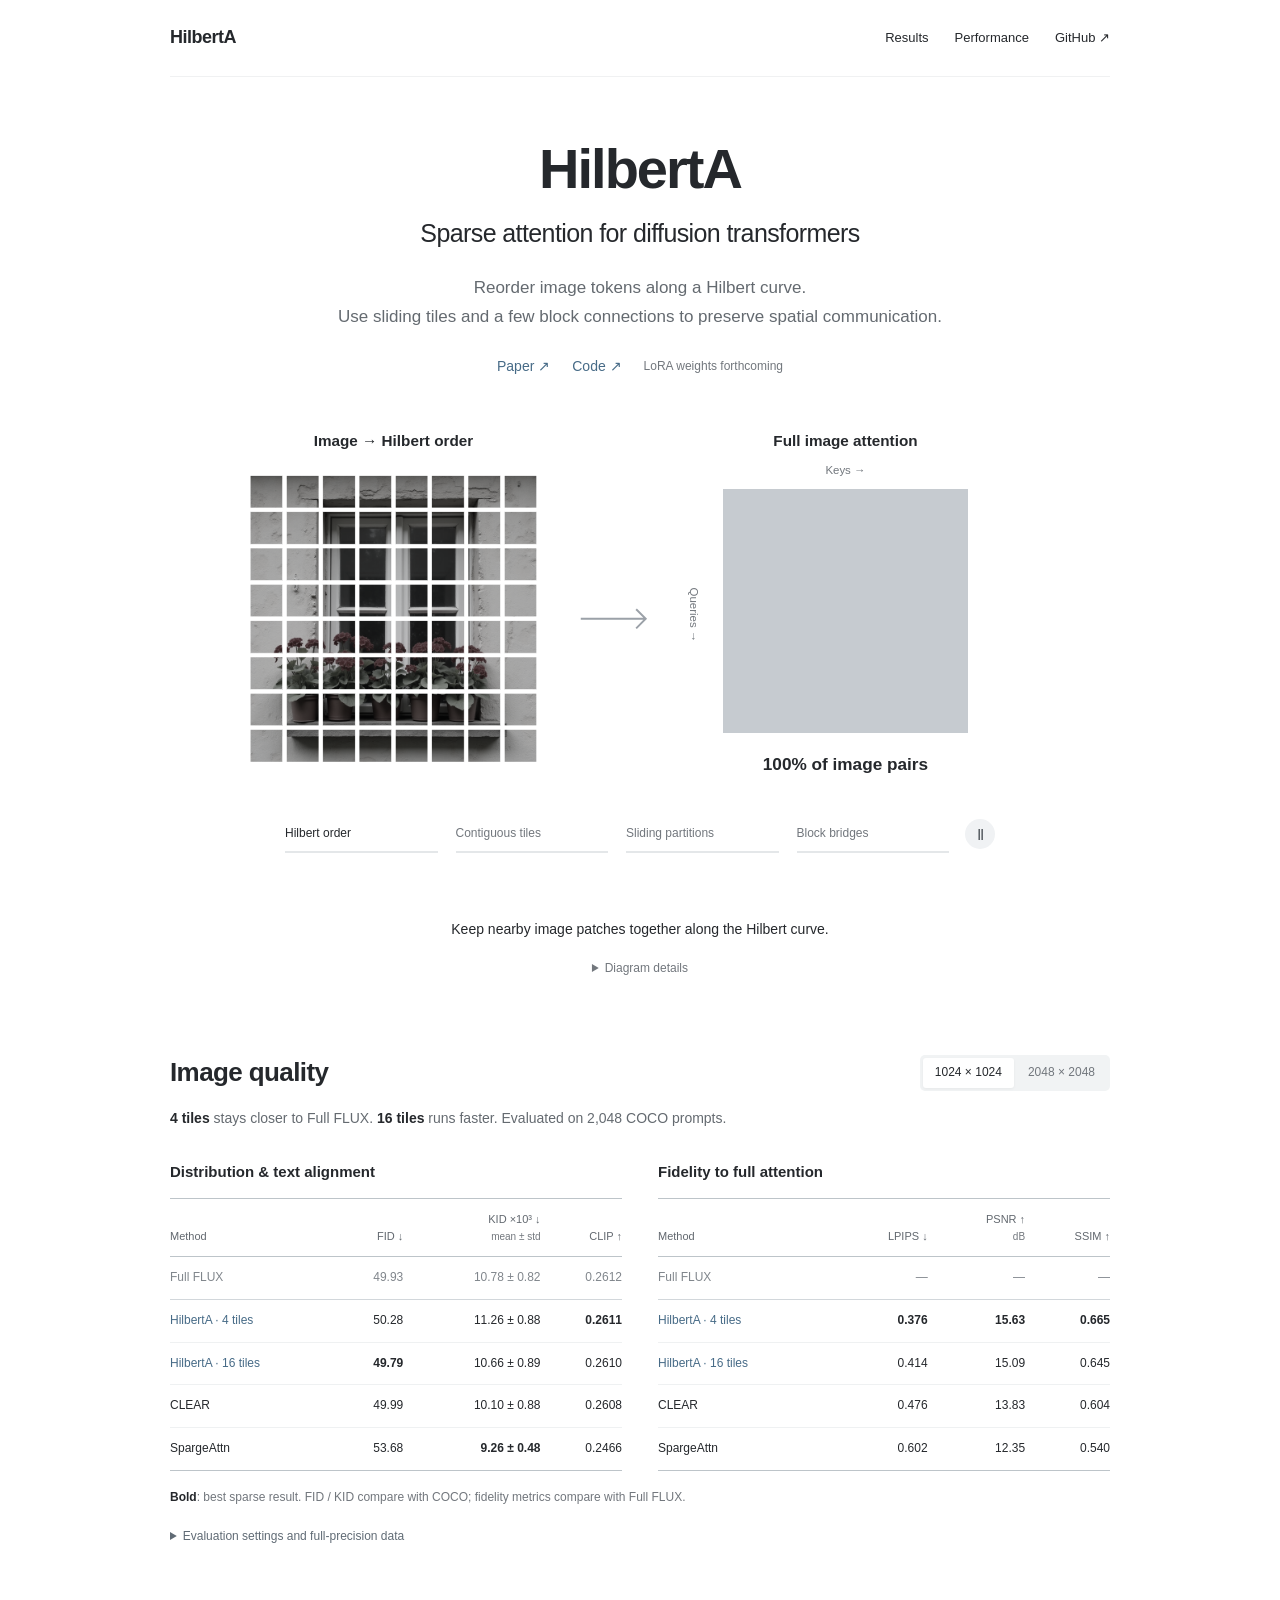
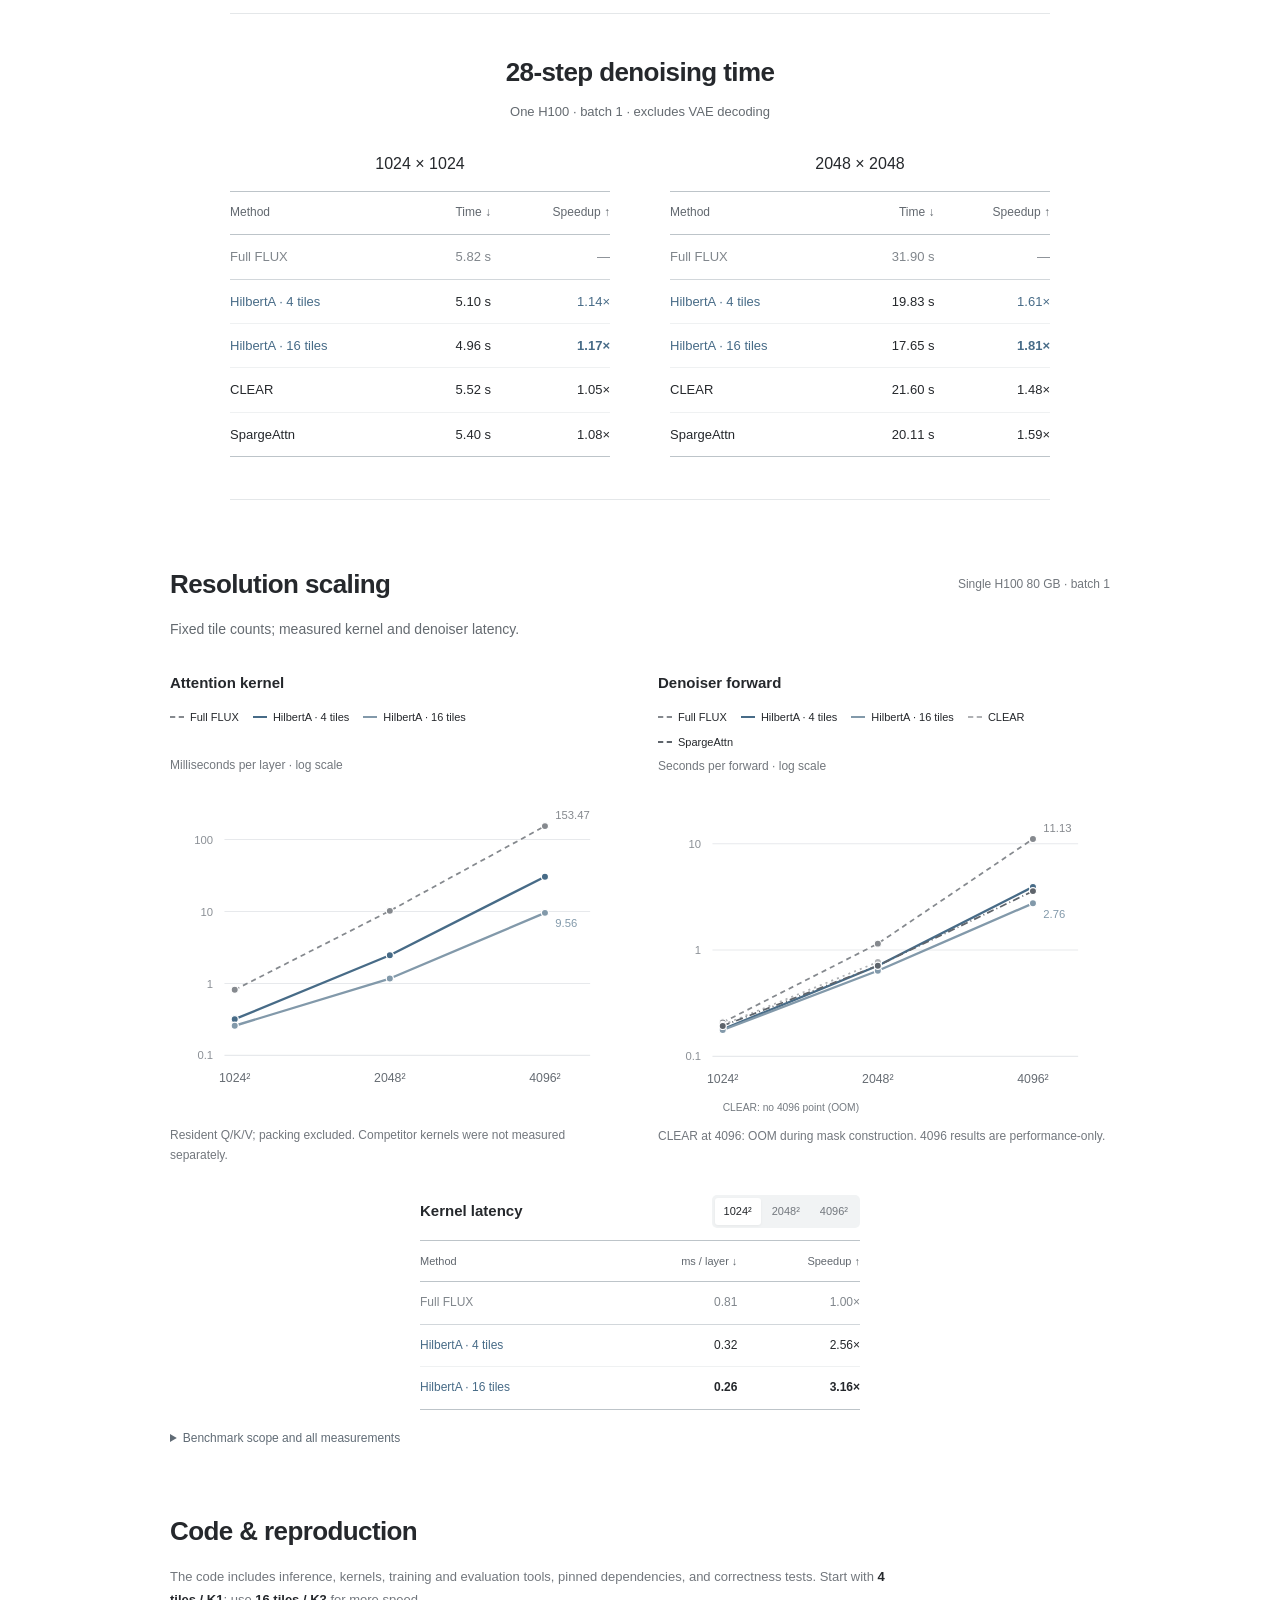
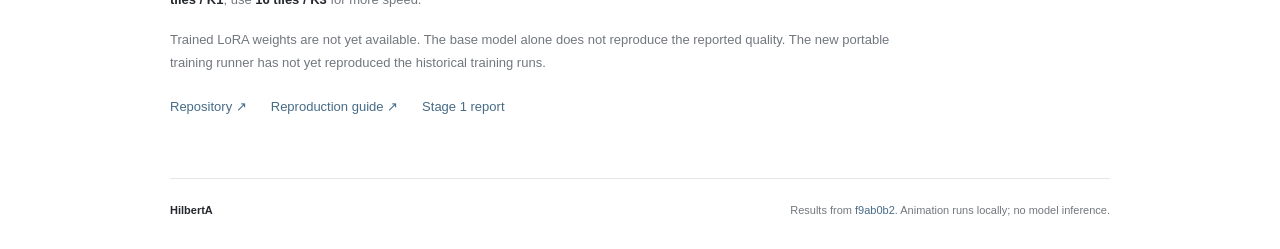
<file: website/index.html>
<!doctype html>
<html lang="en">
<head>
<meta charset="utf-8"><meta name="viewport" content="width=device-width,initial-scale=1">
<title>HilbertA — Sparse attention for diffusion transformers</title>
<meta name="description" content="Composite Hilbert ordering, sliding tiles and reciprocal block bridges for FLUX. Interactive method animation and measured image-quality and attention-efficiency results.">
<link rel="preload" href="assets/patch-demo.jpg" as="image">
<link rel="icon" href="assets/icon.svg?v=20261110d" type="image/svg+xml"><link rel="stylesheet" href="assets/style.css?v=20261110d"><script src="assets/site.js?v=20261110d" defer></script>
</head>
<body>
<a class="skip" href="#main">Skip to content</a>
<nav class="nav" aria-label="Main"><a class="brand" href="#">HilbertA</a><div><a href="#results">Results</a><a href="#scaling">Performance</a><a href="https://github.com/wenboluu/hilberta">GitHub ↗</a></div></nav>
<main id="main">
<header class="intro">
<h1>HilbertA</h1>
<p class="subtitle">Sparse attention for diffusion transformers</p>
<p class="summary">Reorder image tokens along a Hilbert curve.<br> Use sliding tiles and a few block connections to preserve spatial communication.</p>
<div class="links"><a href="https://openreview.net/forum?id=yhMt5V4FNb">Paper ↗</a><a href="https://github.com/wenboluu/hilberta/tree/main">Code ↗</a><span>LoRA weights forthcoming</span></div>
</header>
<figure class="method" id="method">

<svg id="method-animation" viewBox="0 0 900 405" role="img" aria-label="Animated composite Hilbert ordering, contiguous tiles, sliding partitions and reciprocal block bridges"></svg>
<div class="animation-controls"><div class="stages" role="group" aria-label="Animation stage"><button data-stage="0" aria-pressed="true"><span>Hilbert order</span><i></i></button><button data-stage="1" aria-pressed="false"><span>Contiguous tiles</span><i></i></button><button data-stage="2" aria-pressed="false"><span>Sliding partitions</span><i></i></button><button data-stage="3" aria-pressed="false"><span>Block bridges</span><i></i></button></div><button id="play" class="play" aria-label="Pause animation" aria-pressed="true"><span aria-hidden="true">Ⅱ</span></button></div>
<div class="phase-controls" hidden><span>Layer phase</span><button data-phase="0" aria-pressed="true">1</button><button data-phase="1" aria-pressed="false">2</button><button data-phase="2" aria-pressed="false">3</button><button data-phase="3" aria-pressed="false">4</button></div>
<p id="animation-caption" class="animation-caption" aria-live="polite">Follow the composite Hilbert curve through spatially neighboring blocks.</p>
<details class="method-details"><summary>Diagram details</summary><p>1024² image, 4 tiles, K1, no shared image region. Each picture patch represents 64 image tokens. The matrix shows image-to-image attention; text remains globally connected. Phase cycles with transformer layers. K1 selects one external block before reciprocal closure. The picture is a Full FLUX illustration, not a quality comparison.</p></details>
</figure>
<section class="results" id="results">
<div class="section-heading"><h2>Image quality</h2><div class="tabs" role="group" aria-label="Evaluation resolution"><button data-resolution="1024" aria-pressed="true">1024 × 1024</button><button data-resolution="2048" aria-pressed="false">2048 × 2048</button></div></div>
<p class="section-intro"><strong>4 tiles</strong> stays closer to Full FLUX. <strong>16 tiles</strong> runs faster. Evaluated on 2,048 COCO prompts.</p>
<div class="quality-grid">
<div><h3>Distribution &amp; text alignment</h3><div class="table-wrap"><table id="distribution"><thead><tr><th scope="col">Method</th><th scope="col">FID ↓</th><th scope="col">KID ×10³ ↓<small>mean ± std</small></th><th scope="col">CLIP ↑</th></tr></thead><tbody></tbody></table></div></div>
<div><h3>Fidelity to full attention</h3><div class="table-wrap"><table id="fidelity"><thead><tr><th scope="col">Method</th><th scope="col">LPIPS ↓</th><th scope="col">PSNR ↑<small>dB</small></th><th scope="col">SSIM ↑</th></tr></thead><tbody></tbody></table></div></div>
</div>
<p class="table-key"><strong>Bold</strong>: best sparse result. FID / KID compare with COCO; fidelity metrics compare with Full FLUX.</p>
<p id="resolution-note" class="note"></p>
<details class="protocol"><summary>Evaluation settings and full-precision data</summary><p>Matched initial latents, 28 steps. KID reports mean ± subset standard deviation, not a confidence interval. Best values use unrounded numbers and do not imply statistical significance.</p><p>Seed 2707, guidance 7.5. CLIP: ViT-L/14 cosine similarity. LPIPS: AlexNet, images resized to 512. PSNR and SSIM: original resolution. FID/KID: torch-fidelity, 100 KID subsets of 1,000 images. The evaluation set has some overlap with early diagnostic captions.</p><p>CLEAR uses official local16. SpargeAttn uses top-k 0.25 with INT8 Q/K and FP8 V; our attention is BF16. Configurations were selected for speed among those tested, not an exhaustive quality–speed comparison.</p><p><a href="data/results.json">Full-precision JSON</a> · <a href="reports/REPORT_STAGE2.html">1024 report</a> · <a href="reports/REPORT_STAGE3.html">2048 report</a></p></details>
</section>
<section class="generation" aria-labelledby="generation-title">
<h2 id="generation-title">28-step denoising time</h2>
<p class="section-intro">One H100 · batch 1 · excludes VAE decoding</p>
<div class="timing-grid">
<div><h3>1024 × 1024</h3><table id="time-1024"><thead><tr><th scope="col">Method</th><th scope="col">Time ↓</th><th scope="col">Speedup ↑</th></tr></thead><tbody></tbody></table></div><div><h3>2048 × 2048</h3><table id="time-2048"><thead><tr><th scope="col">Method</th><th scope="col">Time ↓</th><th scope="col">Speedup ↑</th></tr></thead><tbody></tbody></table></div>
</div></section>
<section id="scaling">
<div class="section-heading"><h2>Resolution scaling</h2><span class="section-meta">Single H100 80 GB · batch 1</span></div>
<p class="section-intro">Fixed tile counts; measured kernel and denoiser latency.</p>

<div class="chart-grid"><figure><h3>Attention kernel</h3><div id="kernel-legend" class="legend"></div><p class="table-subtitle">Milliseconds per layer · log scale</p><svg id="kernel-chart" viewBox="0 0 440 330" role="img" aria-label="Attention kernel latency at 1024, 2048 and 4096"></svg><figcaption>Resident Q/K/V; packing excluded. Competitor kernels were not measured separately.</figcaption></figure><figure><h3>Denoiser forward</h3><div id="denoiser-legend" class="legend"></div><p class="table-subtitle">Seconds per forward · log scale</p><svg id="denoiser-chart" viewBox="0 0 440 330" role="img" aria-label="Full denoiser forward latency at 1024, 2048 and 4096"></svg><figcaption>CLEAR at 4096: OOM during mask construction. 4096 results are performance-only.</figcaption></figure></div>

<div class="kernel-readout"><div class="readout-title"><h3>Kernel latency</h3><div class="tabs small" role="group" aria-label="Kernel measurement resolution"><button data-kernel-res="0" aria-pressed="true">1024²</button><button data-kernel-res="1" aria-pressed="false">2048²</button><button data-kernel-res="2" aria-pressed="false">4096²</button></div></div><table id="kernel-values"><thead><tr><th scope="col">Method</th><th scope="col">ms / layer ↓</th><th scope="col">Speedup ↑</th></tr></thead><tbody></tbody></table></div>
<details class="protocol"><summary>Benchmark scope and all measurements</summary><p>Denoising time uses cached text and excludes VAE decoding and file writing. Attention is only part of the denoiser, so kernel speedup does not translate directly to generation speed.</p><p>Kernel latency is phase-weighted across 57 layers, using resident Q/K/V and metadata. Denoiser timing includes one transformer forward. Reported performance uses the paired inference kernel with merged BF16 LoRA. Quality at 1024 used Flex64; 2048 generation used paired. Stage 3 reuses stage-2 speed measurements.</p><p>The same benchmark harness was used for all methods, with warm-up and compilation excluded. Fixed tile counts do not imply linear complexity. There is no quality evaluation at 4096.</p><p><a href="data/efficiency_all_rows.csv" download>All 258 benchmark rows · CSV</a> · <a href="reports/REPORT_STAGE2.html">Full benchmark report</a></p></details>
</section>
<section class="reproduction" id="reproduce"><h2>Code &amp; reproduction</h2><p>The code includes inference, kernels, training and evaluation tools, pinned dependencies, and correctness tests. Start with <strong>4 tiles / K1</strong>; use <strong>16 tiles / K3</strong> for more speed.</p><p>Trained LoRA weights are not yet available. The base model alone does not reproduce the reported quality. The new portable training runner has not yet reproduced the historical training runs.</p><div class="text-links"><a href="https://github.com/wenboluu/hilberta/tree/main">Repository ↗</a><a href="https://github.com/wenboluu/hilberta/blob/main/docs/REPRODUCE.md">Reproduction guide ↗</a><a href="reports/REPORT_STAGE1.html">Stage 1 report</a></div></section>
<p id="load-error" class="error" hidden>Data could not load. The <a href="reports/REPORT_STAGE2.html">static report</a> remains available.</p>
<noscript><p class="error">JavaScript is needed for the local animation and data views. Read the <a href="reports/REPORT_STAGE2.html">static report</a> for all results.</p></noscript>
</main>
<footer><a href="https://github.com/wenboluu/hilberta">HilbertA</a><span>Results from <a href="https://github.com/wenboluu/hilberta-dev/commit/f9ab0b272dd26a005cf9ab8fe6869e24100a0738">f9ab0b2</a>. Animation runs locally; no model inference.</span></footer>
</body></html>
</file>
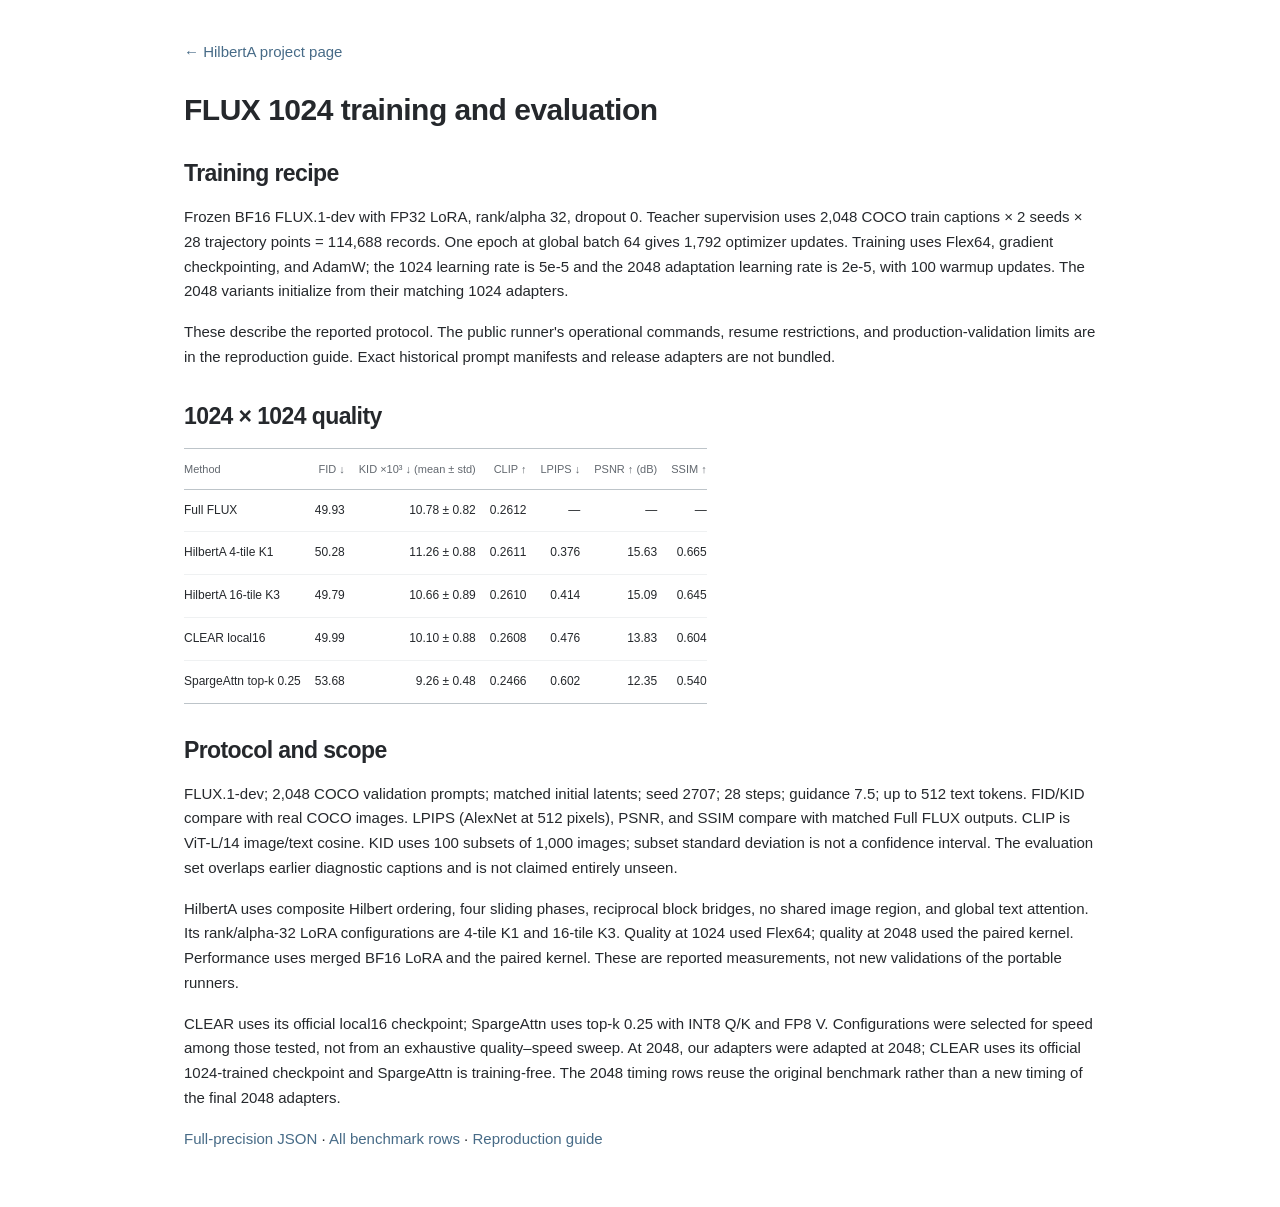
<file: website/reports/REPORT_STAGE1.html>
<!doctype html><html lang="en"><head><meta charset="utf-8"><meta name="viewport" content="width=device-width,initial-scale=1"><title>HilbertA — reported FLUX results</title><link rel="stylesheet" href="../assets/style.css"><style>main{max-width:960px;padding:40px 24px}h1{font-size:30px;letter-spacing:-.5px;margin:28px 0}h2{font-size:23px;margin:32px 0 16px}h3{margin:24px 0 12px}p,ul{margin:16px 0}table{display:block;overflow:auto;max-width:100%;font-size:12px}td,th{white-space:nowrap}a{color:var(--accent)}</style></head><body><main><a href="../index.html">← HilbertA project page</a><h1>FLUX 1024 training and evaluation</h1>
<h2>Training recipe</h2>
<p>Frozen BF16 FLUX.1-dev with FP32 LoRA, rank/alpha 32, dropout 0. Teacher supervision uses 2,048 COCO train captions × 2 seeds × 28 trajectory points = 114,688 records. One epoch at global batch 64 gives 1,792 optimizer updates. Training uses Flex64, gradient checkpointing, and AdamW; the 1024 learning rate is 5e-5 and the 2048 adaptation learning rate is 2e-5, with 100 warmup updates. The 2048 variants initialize from their matching 1024 adapters.</p>
<p>These describe the reported protocol. The public runner's operational commands, resume restrictions, and production-validation limits are in the reproduction guide. Exact historical prompt manifests and release adapters are not bundled.</p>
<h2>1024 × 1024 quality</h2>
<table>
<thead>
<tr>
<th>Method</th>
<th style="text-align: right;">FID ↓</th>
<th style="text-align: right;">KID ×10³ ↓ (mean ± std)</th>
<th style="text-align: right;">CLIP ↑</th>
<th style="text-align: right;">LPIPS ↓</th>
<th style="text-align: right;">PSNR ↑ (dB)</th>
<th style="text-align: right;">SSIM ↑</th>
</tr>
</thead>
<tbody>
<tr>
<td>Full FLUX</td>
<td style="text-align: right;">49.93</td>
<td style="text-align: right;">10.78 ± 0.82</td>
<td style="text-align: right;">0.2612</td>
<td style="text-align: right;">—</td>
<td style="text-align: right;">—</td>
<td style="text-align: right;">—</td>
</tr>
<tr>
<td>HilbertA 4-tile K1</td>
<td style="text-align: right;">50.28</td>
<td style="text-align: right;">11.26 ± 0.88</td>
<td style="text-align: right;">0.2611</td>
<td style="text-align: right;">0.376</td>
<td style="text-align: right;">15.63</td>
<td style="text-align: right;">0.665</td>
</tr>
<tr>
<td>HilbertA 16-tile K3</td>
<td style="text-align: right;">49.79</td>
<td style="text-align: right;">10.66 ± 0.89</td>
<td style="text-align: right;">0.2610</td>
<td style="text-align: right;">0.414</td>
<td style="text-align: right;">15.09</td>
<td style="text-align: right;">0.645</td>
</tr>
<tr>
<td>CLEAR local16</td>
<td style="text-align: right;">49.99</td>
<td style="text-align: right;">10.10 ± 0.88</td>
<td style="text-align: right;">0.2608</td>
<td style="text-align: right;">0.476</td>
<td style="text-align: right;">13.83</td>
<td style="text-align: right;">0.604</td>
</tr>
<tr>
<td>SpargeAttn top-k 0.25</td>
<td style="text-align: right;">53.68</td>
<td style="text-align: right;">9.26 ± 0.48</td>
<td style="text-align: right;">0.2466</td>
<td style="text-align: right;">0.602</td>
<td style="text-align: right;">12.35</td>
<td style="text-align: right;">0.540</td>
</tr>
</tbody>
</table>
<h2>Protocol and scope</h2>
<p>FLUX.1-dev; 2,048 COCO validation prompts; matched initial latents; seed 2707; 28 steps; guidance 7.5; up to 512 text tokens. FID/KID compare with real COCO images. LPIPS (AlexNet at 512 pixels), PSNR, and SSIM compare with matched Full FLUX outputs. CLIP is ViT-L/14 image/text cosine. KID uses 100 subsets of 1,000 images; subset standard deviation is not a confidence interval. The evaluation set overlaps earlier diagnostic captions and is not claimed entirely unseen.</p>
<p>HilbertA uses composite Hilbert ordering, four sliding phases, reciprocal block bridges, no shared image region, and global text attention. Its rank/alpha-32 LoRA configurations are 4-tile K1 and 16-tile K3. Quality at 1024 used Flex64; quality at 2048 used the paired kernel. Performance uses merged BF16 LoRA and the paired kernel. These are reported measurements, not new validations of the portable runners.</p>
<p>CLEAR uses its official local16 checkpoint; SpargeAttn uses top-k 0.25 with INT8 Q/K and FP8 V. Configurations were selected for speed among those tested, not from an exhaustive quality–speed sweep. At 2048, our adapters were adapted at 2048; CLEAR uses its official 1024-trained checkpoint and SpargeAttn is training-free. The 2048 timing rows reuse the original benchmark rather than a new timing of the final 2048 adapters.</p><p><a href="../data/results.json">Full-precision JSON</a> · <a href="../data/efficiency_all_rows.csv">All benchmark rows</a> · <a href="https://github.com/wenboluu/hilberta/blob/main/docs/REPRODUCE.md">Reproduction guide</a></p></main></body></html>
</file>
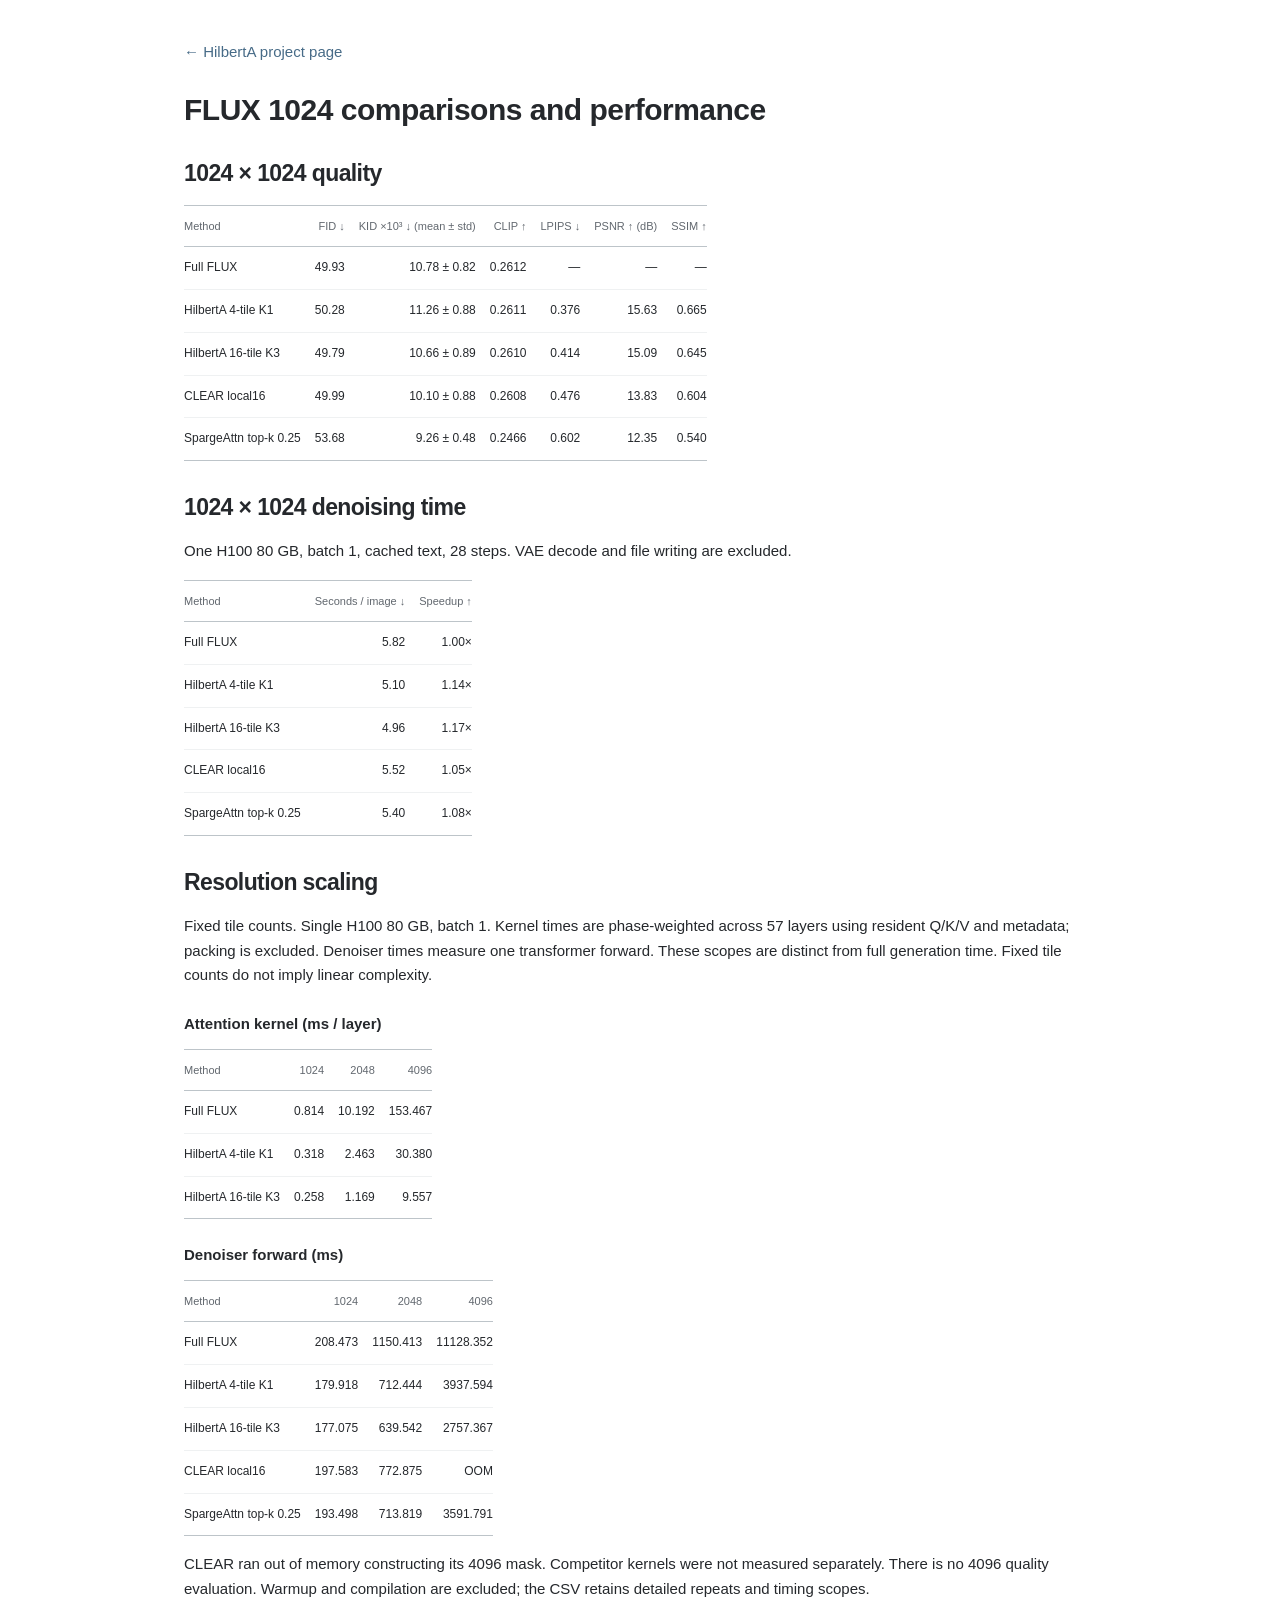
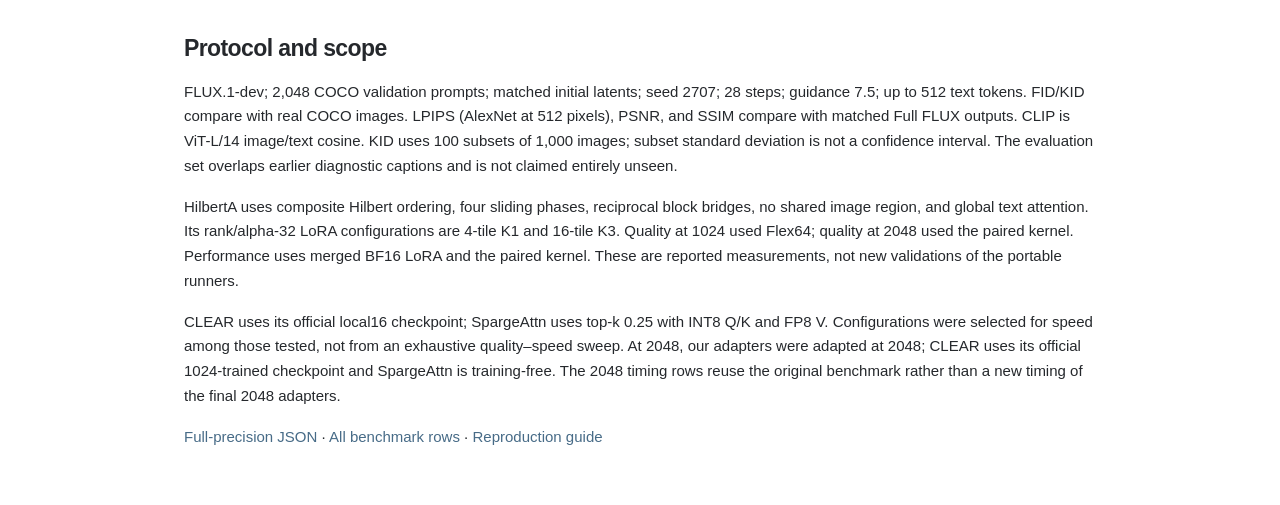
<file: website/reports/REPORT_STAGE2.html>
<!doctype html><html lang="en"><head><meta charset="utf-8"><meta name="viewport" content="width=device-width,initial-scale=1"><title>HilbertA — reported FLUX results</title><link rel="stylesheet" href="../assets/style.css"><style>main{max-width:960px;padding:40px 24px}h1{font-size:30px;letter-spacing:-.5px;margin:28px 0}h2{font-size:23px;margin:32px 0 16px}h3{margin:24px 0 12px}p,ul{margin:16px 0}table{display:block;overflow:auto;max-width:100%;font-size:12px}td,th{white-space:nowrap}a{color:var(--accent)}</style></head><body><main><a href="../index.html">← HilbertA project page</a><h1>FLUX 1024 comparisons and performance</h1>
<h2>1024 × 1024 quality</h2>
<table>
<thead>
<tr>
<th>Method</th>
<th style="text-align: right;">FID ↓</th>
<th style="text-align: right;">KID ×10³ ↓ (mean ± std)</th>
<th style="text-align: right;">CLIP ↑</th>
<th style="text-align: right;">LPIPS ↓</th>
<th style="text-align: right;">PSNR ↑ (dB)</th>
<th style="text-align: right;">SSIM ↑</th>
</tr>
</thead>
<tbody>
<tr>
<td>Full FLUX</td>
<td style="text-align: right;">49.93</td>
<td style="text-align: right;">10.78 ± 0.82</td>
<td style="text-align: right;">0.2612</td>
<td style="text-align: right;">—</td>
<td style="text-align: right;">—</td>
<td style="text-align: right;">—</td>
</tr>
<tr>
<td>HilbertA 4-tile K1</td>
<td style="text-align: right;">50.28</td>
<td style="text-align: right;">11.26 ± 0.88</td>
<td style="text-align: right;">0.2611</td>
<td style="text-align: right;">0.376</td>
<td style="text-align: right;">15.63</td>
<td style="text-align: right;">0.665</td>
</tr>
<tr>
<td>HilbertA 16-tile K3</td>
<td style="text-align: right;">49.79</td>
<td style="text-align: right;">10.66 ± 0.89</td>
<td style="text-align: right;">0.2610</td>
<td style="text-align: right;">0.414</td>
<td style="text-align: right;">15.09</td>
<td style="text-align: right;">0.645</td>
</tr>
<tr>
<td>CLEAR local16</td>
<td style="text-align: right;">49.99</td>
<td style="text-align: right;">10.10 ± 0.88</td>
<td style="text-align: right;">0.2608</td>
<td style="text-align: right;">0.476</td>
<td style="text-align: right;">13.83</td>
<td style="text-align: right;">0.604</td>
</tr>
<tr>
<td>SpargeAttn top-k 0.25</td>
<td style="text-align: right;">53.68</td>
<td style="text-align: right;">9.26 ± 0.48</td>
<td style="text-align: right;">0.2466</td>
<td style="text-align: right;">0.602</td>
<td style="text-align: right;">12.35</td>
<td style="text-align: right;">0.540</td>
</tr>
</tbody>
</table>
<h2>1024 × 1024 denoising time</h2>
<p>One H100 80 GB, batch 1, cached text, 28 steps. VAE decode and file writing are excluded.</p>
<table>
<thead>
<tr>
<th>Method</th>
<th style="text-align: right;">Seconds / image ↓</th>
<th style="text-align: right;">Speedup ↑</th>
</tr>
</thead>
<tbody>
<tr>
<td>Full FLUX</td>
<td style="text-align: right;">5.82</td>
<td style="text-align: right;">1.00×</td>
</tr>
<tr>
<td>HilbertA 4-tile K1</td>
<td style="text-align: right;">5.10</td>
<td style="text-align: right;">1.14×</td>
</tr>
<tr>
<td>HilbertA 16-tile K3</td>
<td style="text-align: right;">4.96</td>
<td style="text-align: right;">1.17×</td>
</tr>
<tr>
<td>CLEAR local16</td>
<td style="text-align: right;">5.52</td>
<td style="text-align: right;">1.05×</td>
</tr>
<tr>
<td>SpargeAttn top-k 0.25</td>
<td style="text-align: right;">5.40</td>
<td style="text-align: right;">1.08×</td>
</tr>
</tbody>
</table>
<h2>Resolution scaling</h2>
<p>Fixed tile counts. Single H100 80 GB, batch 1. Kernel times are phase-weighted across 57 layers using resident Q/K/V and metadata; packing is excluded. Denoiser times measure one transformer forward. These scopes are distinct from full generation time. Fixed tile counts do not imply linear complexity.</p>
<h3>Attention kernel (ms / layer)</h3>
<table>
<thead>
<tr>
<th>Method</th>
<th style="text-align: right;">1024</th>
<th style="text-align: right;">2048</th>
<th style="text-align: right;">4096</th>
</tr>
</thead>
<tbody>
<tr>
<td>Full FLUX</td>
<td style="text-align: right;">0.814</td>
<td style="text-align: right;">10.192</td>
<td style="text-align: right;">153.467</td>
</tr>
<tr>
<td>HilbertA 4-tile K1</td>
<td style="text-align: right;">0.318</td>
<td style="text-align: right;">2.463</td>
<td style="text-align: right;">30.380</td>
</tr>
<tr>
<td>HilbertA 16-tile K3</td>
<td style="text-align: right;">0.258</td>
<td style="text-align: right;">1.169</td>
<td style="text-align: right;">9.557</td>
</tr>
</tbody>
</table>
<h3>Denoiser forward (ms)</h3>
<table>
<thead>
<tr>
<th>Method</th>
<th style="text-align: right;">1024</th>
<th style="text-align: right;">2048</th>
<th style="text-align: right;">4096</th>
</tr>
</thead>
<tbody>
<tr>
<td>Full FLUX</td>
<td style="text-align: right;">208.473</td>
<td style="text-align: right;">1150.413</td>
<td style="text-align: right;">11128.352</td>
</tr>
<tr>
<td>HilbertA 4-tile K1</td>
<td style="text-align: right;">179.918</td>
<td style="text-align: right;">712.444</td>
<td style="text-align: right;">3937.594</td>
</tr>
<tr>
<td>HilbertA 16-tile K3</td>
<td style="text-align: right;">177.075</td>
<td style="text-align: right;">639.542</td>
<td style="text-align: right;">2757.367</td>
</tr>
<tr>
<td>CLEAR local16</td>
<td style="text-align: right;">197.583</td>
<td style="text-align: right;">772.875</td>
<td style="text-align: right;">OOM</td>
</tr>
<tr>
<td>SpargeAttn top-k 0.25</td>
<td style="text-align: right;">193.498</td>
<td style="text-align: right;">713.819</td>
<td style="text-align: right;">3591.791</td>
</tr>
</tbody>
</table>
<p>CLEAR ran out of memory constructing its 4096 mask. Competitor kernels were not measured separately. There is no 4096 quality evaluation. Warmup and compilation are excluded; the CSV retains detailed repeats and timing scopes.</p>
<h2>Protocol and scope</h2>
<p>FLUX.1-dev; 2,048 COCO validation prompts; matched initial latents; seed 2707; 28 steps; guidance 7.5; up to 512 text tokens. FID/KID compare with real COCO images. LPIPS (AlexNet at 512 pixels), PSNR, and SSIM compare with matched Full FLUX outputs. CLIP is ViT-L/14 image/text cosine. KID uses 100 subsets of 1,000 images; subset standard deviation is not a confidence interval. The evaluation set overlaps earlier diagnostic captions and is not claimed entirely unseen.</p>
<p>HilbertA uses composite Hilbert ordering, four sliding phases, reciprocal block bridges, no shared image region, and global text attention. Its rank/alpha-32 LoRA configurations are 4-tile K1 and 16-tile K3. Quality at 1024 used Flex64; quality at 2048 used the paired kernel. Performance uses merged BF16 LoRA and the paired kernel. These are reported measurements, not new validations of the portable runners.</p>
<p>CLEAR uses its official local16 checkpoint; SpargeAttn uses top-k 0.25 with INT8 Q/K and FP8 V. Configurations were selected for speed among those tested, not from an exhaustive quality–speed sweep. At 2048, our adapters were adapted at 2048; CLEAR uses its official 1024-trained checkpoint and SpargeAttn is training-free. The 2048 timing rows reuse the original benchmark rather than a new timing of the final 2048 adapters.</p><p><a href="../data/results.json">Full-precision JSON</a> · <a href="../data/efficiency_all_rows.csv">All benchmark rows</a> · <a href="https://github.com/wenboluu/hilberta/blob/main/docs/REPRODUCE.md">Reproduction guide</a></p></main></body></html>
</file>
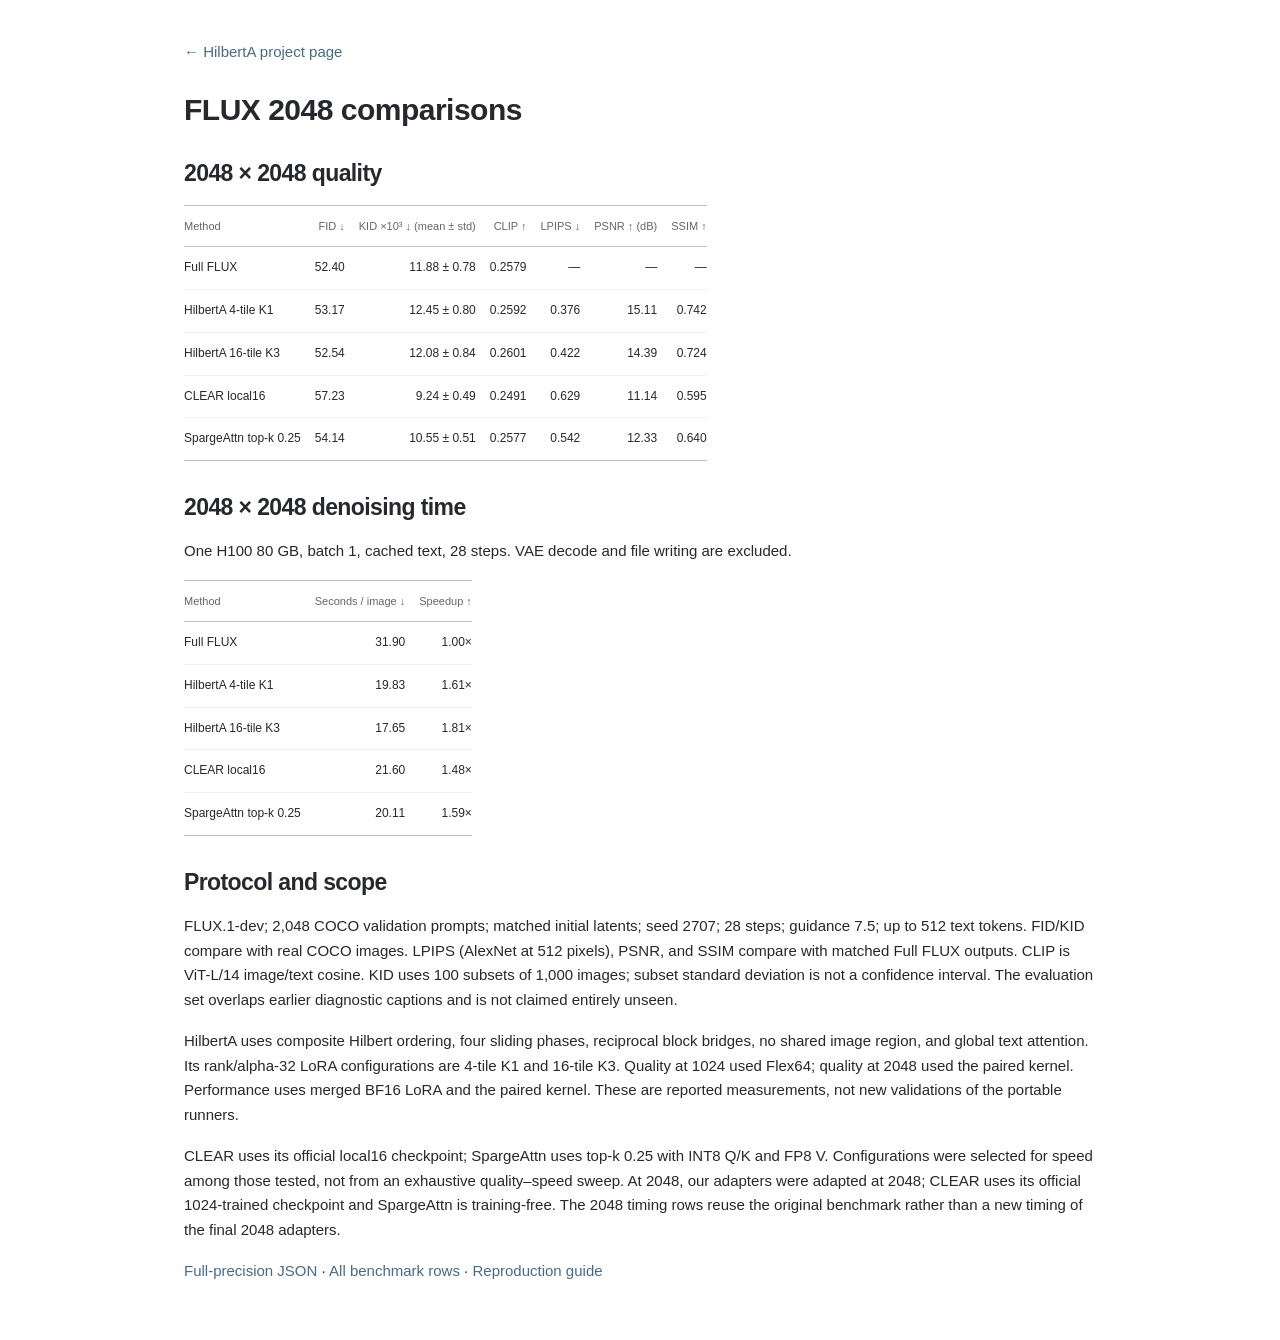
<file: website/reports/REPORT_STAGE3.html>
<!doctype html><html lang="en"><head><meta charset="utf-8"><meta name="viewport" content="width=device-width,initial-scale=1"><title>HilbertA — reported FLUX results</title><link rel="stylesheet" href="../assets/style.css"><style>main{max-width:960px;padding:40px 24px}h1{font-size:30px;letter-spacing:-.5px;margin:28px 0}h2{font-size:23px;margin:32px 0 16px}h3{margin:24px 0 12px}p,ul{margin:16px 0}table{display:block;overflow:auto;max-width:100%;font-size:12px}td,th{white-space:nowrap}a{color:var(--accent)}</style></head><body><main><a href="../index.html">← HilbertA project page</a><h1>FLUX 2048 comparisons</h1>
<h2>2048 × 2048 quality</h2>
<table>
<thead>
<tr>
<th>Method</th>
<th style="text-align: right;">FID ↓</th>
<th style="text-align: right;">KID ×10³ ↓ (mean ± std)</th>
<th style="text-align: right;">CLIP ↑</th>
<th style="text-align: right;">LPIPS ↓</th>
<th style="text-align: right;">PSNR ↑ (dB)</th>
<th style="text-align: right;">SSIM ↑</th>
</tr>
</thead>
<tbody>
<tr>
<td>Full FLUX</td>
<td style="text-align: right;">52.40</td>
<td style="text-align: right;">11.88 ± 0.78</td>
<td style="text-align: right;">0.2579</td>
<td style="text-align: right;">—</td>
<td style="text-align: right;">—</td>
<td style="text-align: right;">—</td>
</tr>
<tr>
<td>HilbertA 4-tile K1</td>
<td style="text-align: right;">53.17</td>
<td style="text-align: right;">12.45 ± 0.80</td>
<td style="text-align: right;">0.2592</td>
<td style="text-align: right;">0.376</td>
<td style="text-align: right;">15.11</td>
<td style="text-align: right;">0.742</td>
</tr>
<tr>
<td>HilbertA 16-tile K3</td>
<td style="text-align: right;">52.54</td>
<td style="text-align: right;">12.08 ± 0.84</td>
<td style="text-align: right;">0.2601</td>
<td style="text-align: right;">0.422</td>
<td style="text-align: right;">14.39</td>
<td style="text-align: right;">0.724</td>
</tr>
<tr>
<td>CLEAR local16</td>
<td style="text-align: right;">57.23</td>
<td style="text-align: right;">9.24 ± 0.49</td>
<td style="text-align: right;">0.2491</td>
<td style="text-align: right;">0.629</td>
<td style="text-align: right;">11.14</td>
<td style="text-align: right;">0.595</td>
</tr>
<tr>
<td>SpargeAttn top-k 0.25</td>
<td style="text-align: right;">54.14</td>
<td style="text-align: right;">10.55 ± 0.51</td>
<td style="text-align: right;">0.2577</td>
<td style="text-align: right;">0.542</td>
<td style="text-align: right;">12.33</td>
<td style="text-align: right;">0.640</td>
</tr>
</tbody>
</table>
<h2>2048 × 2048 denoising time</h2>
<p>One H100 80 GB, batch 1, cached text, 28 steps. VAE decode and file writing are excluded.</p>
<table>
<thead>
<tr>
<th>Method</th>
<th style="text-align: right;">Seconds / image ↓</th>
<th style="text-align: right;">Speedup ↑</th>
</tr>
</thead>
<tbody>
<tr>
<td>Full FLUX</td>
<td style="text-align: right;">31.90</td>
<td style="text-align: right;">1.00×</td>
</tr>
<tr>
<td>HilbertA 4-tile K1</td>
<td style="text-align: right;">19.83</td>
<td style="text-align: right;">1.61×</td>
</tr>
<tr>
<td>HilbertA 16-tile K3</td>
<td style="text-align: right;">17.65</td>
<td style="text-align: right;">1.81×</td>
</tr>
<tr>
<td>CLEAR local16</td>
<td style="text-align: right;">21.60</td>
<td style="text-align: right;">1.48×</td>
</tr>
<tr>
<td>SpargeAttn top-k 0.25</td>
<td style="text-align: right;">20.11</td>
<td style="text-align: right;">1.59×</td>
</tr>
</tbody>
</table>
<h2>Protocol and scope</h2>
<p>FLUX.1-dev; 2,048 COCO validation prompts; matched initial latents; seed 2707; 28 steps; guidance 7.5; up to 512 text tokens. FID/KID compare with real COCO images. LPIPS (AlexNet at 512 pixels), PSNR, and SSIM compare with matched Full FLUX outputs. CLIP is ViT-L/14 image/text cosine. KID uses 100 subsets of 1,000 images; subset standard deviation is not a confidence interval. The evaluation set overlaps earlier diagnostic captions and is not claimed entirely unseen.</p>
<p>HilbertA uses composite Hilbert ordering, four sliding phases, reciprocal block bridges, no shared image region, and global text attention. Its rank/alpha-32 LoRA configurations are 4-tile K1 and 16-tile K3. Quality at 1024 used Flex64; quality at 2048 used the paired kernel. Performance uses merged BF16 LoRA and the paired kernel. These are reported measurements, not new validations of the portable runners.</p>
<p>CLEAR uses its official local16 checkpoint; SpargeAttn uses top-k 0.25 with INT8 Q/K and FP8 V. Configurations were selected for speed among those tested, not from an exhaustive quality–speed sweep. At 2048, our adapters were adapted at 2048; CLEAR uses its official 1024-trained checkpoint and SpargeAttn is training-free. The 2048 timing rows reuse the original benchmark rather than a new timing of the final 2048 adapters.</p><p><a href="../data/results.json">Full-precision JSON</a> · <a href="../data/efficiency_all_rows.csv">All benchmark rows</a> · <a href="https://github.com/wenboluu/hilberta/blob/main/docs/REPRODUCE.md">Reproduction guide</a></p></main></body></html>
</file>
<file: website/assets/style.css>
:root{--ink:#25282c;--muted:#72777d;--line:#e4e7e9;--accent:#476b87;--paper:#fff}
*{box-sizing:border-box}html{scroll-behavior:smooth;scroll-padding-top:28px}body{margin:0;background:var(--paper);color:var(--ink);font:15px/1.65 -apple-system,BlinkMacSystemFont,"Segoe UI",Helvetica,Arial,sans-serif;-webkit-font-smoothing:antialiased}figure,p,h1,h2,h3{margin:0}a{color:var(--accent);text-decoration:none}a:hover{text-decoration:underline;text-underline-offset:3px}button{font:inherit;cursor:pointer;touch-action:manipulation}a:focus-visible,button:focus-visible,summary:focus-visible,[tabindex]:focus-visible{outline:2px solid var(--accent);outline-offset:4px}
.nav,main,footer{max-width:940px;margin:auto}.nav{display:flex;justify-content:space-between;align-items:center;padding:23px 0;font-size:13px;border-bottom:1px solid #f0f1f2}.nav a{color:var(--ink)}.brand{font-size:18px;font-weight:600;letter-spacing:-.5px}.nav>div{display:flex;gap:26px}.intro{text-align:center;padding:60px 0 42px}h1{font-size:56px;line-height:1.15;font-weight:650;letter-spacing:-2px}.subtitle{font-size:25px;letter-spacing:-.6px;margin-top:12px}.summary{font-size:17px;color:#646a70;line-height:1.7;max-width:680px;margin:20px auto 0}.links{display:flex;justify-content:center;align-items:center;gap:22px;margin-top:23px;font-size:14px}.links>span{font-size:12px;color:var(--muted)}
.method{max-width:860px;margin:auto}#method-animation{display:block;width:100%;height:auto;overflow:visible}#method-animation:not([data-ready=true]){visibility:hidden}.token{transition:transform .75s cubic-bezier(.4,0,.2,1),opacity .3s}.picture-patch{filter:grayscale(.88) brightness(.8) contrast(.96)}.token rect{transition:fill .3s,stroke .3s}.paused .token{transition:none}.curve-line{stroke:#fff;stroke-width:2;fill:none;stroke-linecap:round;stroke-linejoin:round}.diagram-title{font-size:16px;font-weight:550;fill:var(--ink)}.diagram-label{font-size:12px;fill:var(--muted)}.diagram-number{font-size:18px;font-weight:550;fill:var(--ink)}.animation-controls{display:flex;align-items:center;gap:16px;max-width:710px;margin:8px auto 0}.stages{display:grid;grid-template-columns:repeat(4,1fr);flex:1;gap:18px}.stages button{position:relative;padding:9px 0;border:0;background:none;text-align:left;font-size:12px;color:var(--muted)}.stages button[aria-pressed=true]{color:var(--ink)}.stages button:after,.stages i{content:"";position:absolute;left:0;right:0;bottom:0;height:2px;background:var(--line)}.stages i{z-index:1;background:var(--accent);transform:scaleX(0);transform-origin:left}.play{width:30px;height:30px;flex-shrink:0;border:0;border-radius:50%;background:#f0f2f4;color:#555b61;line-height:1}.phase-controls{display:flex;align-items:center;justify-content:center;gap:8px;margin-top:18px;font-size:12px;color:var(--muted)}.phase-controls[hidden]{display:none}.phase-controls span{margin-right:5px}.phase-controls button{width:27px;height:27px;border-radius:50%;border:1px solid #d9dee2;background:white;color:var(--muted);font-size:12px}.phase-controls button[aria-pressed=true]{background:var(--accent);border-color:var(--accent);color:white}.animation-caption{max-width:720px;min-height:28px;text-align:center;margin:20px auto 0;font-size:14px}.method-details{max-width:700px;margin:13px auto 0;color:var(--muted);font-size:12px;text-align:center}.method-details summary{cursor:pointer}.method-details p{text-align:left;margin-top:12px}
h2{font-size:26px;line-height:1.3;font-weight:600;letter-spacing:-.6px}h3{font-size:15px;font-weight:550}.section-heading{display:flex;align-items:center;justify-content:space-between;gap:20px;margin-bottom:16px}.section-intro{max-width:760px;font-size:14px;color:#646a70}.section-intro strong{color:var(--ink);font-weight:550}.results{padding-top:76px}.tabs{display:flex;gap:2px;padding:3px;border-radius:5px;background:#f1f3f4;flex-shrink:0}.tabs button{padding:5px 12px;border:0;border-radius:3px;background:none;font-size:12px;color:var(--muted);white-space:nowrap}.tabs button[aria-pressed=true]{background:white;color:var(--ink);box-shadow:0 1px 3px #0000000c}.quality-grid{display:grid;grid-template-columns:1fr 1fr;gap:36px;margin-top:30px}.quality-grid h3,.timing-grid h3{margin-bottom:14px}.table-wrap{width:100%;overflow:auto}table{border-collapse:collapse;width:100%;font-size:12px;font-variant-numeric:tabular-nums lining-nums}th,td{text-align:right;padding:11px 7px;border-bottom:1px solid #eff1f2;white-space:nowrap}th:first-child,td:first-child{text-align:left;padding-left:0}th:last-child,td:last-child{padding-right:0}thead th{font-size:11px;font-weight:500;color:#62686f;vertical-align:bottom;border-top:1px solid #bdc4c9;border-bottom:1px solid #bdc4c9}thead small{display:block;font-size:10px;font-weight:400;color:var(--muted)}tbody th{font-weight:400}tbody tr:last-child>*{border-bottom:1px solid #bdc4c9}tr.reference{color:#80868c}tr.reference>*{border-bottom:1px solid #d2d7db}tr.ours th{color:var(--accent)}td.best{font-weight:700;color:var(--ink)}.table-key{font-size:12px;color:var(--muted);margin-top:17px}.table-key strong{font-weight:650;color:var(--ink)}.note{font-size:12px;color:var(--muted);margin-top:10px}.note:empty{display:none}.protocol{font-size:12px;color:var(--muted);margin-top:19px}.protocol summary{cursor:pointer;color:#606b75;list-style-position:inside}.protocol p{max-width:820px;margin:12px 0}.protocol a{white-space:nowrap}
.generation{max-width:820px;margin:66px auto 0;padding:42px 0;border-top:1px solid var(--line);border-bottom:1px solid var(--line)}.generation>h2{text-align:center}.generation>.section-intro{text-align:center;margin:12px auto 28px;font-size:13px}.timing-grid{display:grid;grid-template-columns:1fr 1fr;gap:60px}.timing-grid h3{text-align:center;font-size:16px;font-weight:500}.timing-grid table{font-size:13px}.timing-grid thead th{font-size:12px}.timing-grid tr.ours td:last-child{color:var(--accent)}
#scaling{padding-top:68px}.section-meta{font-size:12px;color:var(--muted)}.chart-grid{display:grid;grid-template-columns:1fr 1fr;gap:36px;margin-top:30px}.chart-grid figure{min-width:0}.chart-grid svg{display:block;width:100%;overflow:visible}.chart-grid figcaption{font-size:12px;color:var(--muted);margin-top:8px;line-height:1.7}.table-subtitle{font-size:12px;color:var(--muted);margin:4px 0 2px}.legend{display:flex;gap:7px 14px;flex-wrap:wrap;align-content:flex-start;min-height:42px;font-size:11px;margin:12px 0 6px}.legend>span{display:flex;gap:6px;align-items:center}.legend i{width:14px;height:0;border-top:2px solid}.chart-point{cursor:crosshair}.chart-point:focus{stroke:#25282c;stroke-width:3}.chart-tooltip{position:fixed;z-index:10;pointer-events:none;padding:9px 11px;background:white;border:1px solid #d7dce0;border-radius:3px;box-shadow:0 2px 8px #0000000c;font-size:12px;line-height:1.7;max-width:280px;font-variant-numeric:tabular-nums}.kernel-readout{max-width:440px;margin:30px auto 0}.readout-title{display:flex;justify-content:space-between;align-items:center;gap:12px;margin-bottom:12px}.tabs.small button{font-size:11px;padding:4px 9px}.reproduction{max-width:720px;padding:66px 0 60px}.reproduction p{font-size:13px;line-height:1.8;color:var(--muted);margin-top:16px}.reproduction strong{color:var(--ink);font-weight:550}.text-links{display:flex;flex-wrap:wrap;gap:24px;font-size:13px;margin-top:22px}footer{display:flex;justify-content:space-between;gap:25px;padding:22px 0 30px;border-top:1px solid var(--line);font-size:11px;color:var(--muted)}footer>a{color:var(--ink);font-weight:550}.skip{position:absolute;top:-100px;left:10px;padding:10px;background:white;z-index:99}.skip:focus{top:10px}.error{padding:20px;border:1px solid #ccc;color:#815441}
@media(max-width:1000px){.nav,main,footer{margin-left:28px;margin-right:28px}.quality-grid{gap:26px}th,td{padding-left:5px;padding-right:5px}.timing-grid{gap:40px}}
@media(max-width:760px){.nav,main,footer{margin-left:22px;margin-right:22px}.intro{padding:42px 0 32px}h1{font-size:46px}.subtitle{font-size:22px}.summary{font-size:15px}.quality-grid{grid-template-columns:1fr;gap:30px}.quality-grid>div{max-width:520px;width:100%;margin:auto}.quality-grid table{font-size:13px}.section-heading{align-items:start;flex-wrap:wrap;gap:14px}h2{font-size:24px}.results{padding-top:56px}.chart-grid{grid-template-columns:1fr;gap:35px}.chart-grid figure{max-width:510px;width:100%;margin:auto}.legend{min-height:0}.generation{margin-top:48px;padding:34px 0}.timing-grid{gap:28px}.timing-grid table{font-size:12px}.reproduction{padding:50px 0}footer{flex-direction:column;gap:8px}.section-meta{font-size:11px}.nav>div{gap:18px}.links{gap:18px}}
@media(max-width:600px){#method-animation{max-width:370px;margin:auto}.diagram-title{font-size:17px}.diagram-label{font-size:13px}.animation-controls{gap:9px}.stages{gap:8px}.stages button{font-size:10px}.animation-caption{font-size:14px;min-height:46px}.timing-grid{grid-template-columns:1fr;gap:32px;max-width:380px;margin:auto}.timing-grid table{font-size:13px}.generation>.section-intro{font-size:12px}.links{flex-wrap:wrap;gap:12px 18px}.links>span{width:100%}.summary br{display:none}}
@media(max-width:420px){.nav,main,footer{margin-left:16px;margin-right:16px}.quality-grid table{font-size:11.5px}.quality-grid thead th{font-size:10px}.tabs button{font-size:11px;padding:6px 10px}.stages button{font-size:9.5px}.nav>div{font-size:12px;gap:16px}}
@media(prefers-reduced-motion:reduce){html{scroll-behavior:auto}.token,.token rect{transition:none}}

#method-animation>g,.animation-caption{transition:opacity .2s ease}
@media(max-width:600px){.method{display:flex;flex-direction:column}.animation-controls{order:-2;width:100%;margin-bottom:0}.phase-controls{order:-1;min-height:27px;margin:12px 0 16px}.animation-caption{margin-top:6px}}
@media(prefers-reduced-motion:reduce){#method-animation>g,.animation-caption{transition:none}}
</file>
